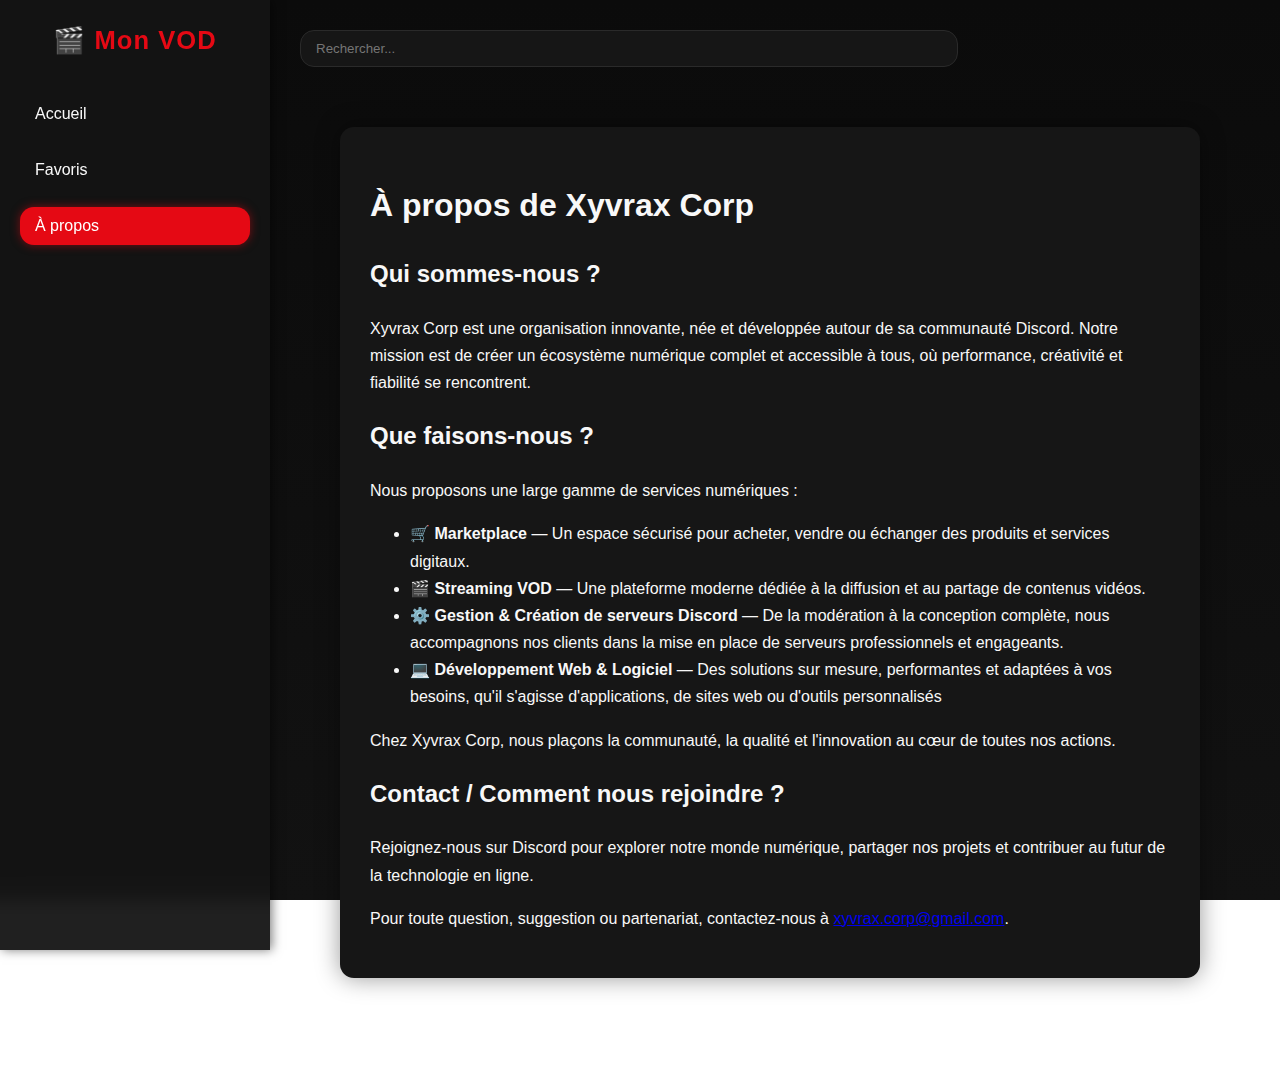
<file: about.html>
<!DOCTYPE html>
<html lang="fr">
<head>
  <meta charset="UTF-8">
  <meta name="viewport" content="width=device-width, initial-scale=1.0">
  <title>À propos - Conception de fonctions analogiques</title>
  <link rel="icon" href="favicon.ico">
  <link rel="stylesheet" href="style.css">
</head>
<body>

  <!-- ======== MENU LATÉRAL ======== -->
  <nav class="sidebar" id="sidebar">
    <div class="logo">🎬 Mon VOD</div>
    <ul>
      <li><a href="index.html">Accueil</a></li>
      <li><a href="favorites.html">Favoris</a></li>
      <li><a href="about.html" class="active">À propos</a></li>
    </ul>
  </nav>

  <!-- ======== CONTENU PRINCIPAL ======== -->
  <div class="main-content">
    <header>
      <button class="menu-toggle" id="menuToggle">☰</button>
      <input type="search" id="searchInput" placeholder="Rechercher..." disabled>
    </header>

    <main class="about-container">
      <h1>À propos de Xyvrax Corp</h1>
      <section>
        <h2>Qui sommes-nous ?</h2>
        <p>
          Xyvrax Corp est une organisation innovante, née et développée autour de sa communauté Discord. Notre mission est de créer un écosystème numérique complet et accessible à tous, où performance, créativité et fiabilité se rencontrent.
        </p>
      </section>
      <section>
        <h2>Que faisons-nous ?</h2>
        <p>
          Nous proposons une large gamme de services numériques :
          <ul>
            <li><b>🛒 Marketplace</b> — Un espace sécurisé pour acheter, vendre ou échanger des produits et services digitaux.</li>
            <li><b>🎬 Streaming VOD</b> — Une plateforme moderne dédiée à la diffusion et au partage de contenus vidéos.</li>
            <li><b>⚙️ Gestion & Création de serveurs Discord</b> — De la modération à la conception complète, nous accompagnons nos clients dans la mise en place de serveurs professionnels et engageants.</li>
            <li><b>💻 Développement Web & Logiciel</b> — Des solutions sur mesure, performantes et adaptées à vos besoins, qu'il s'agisse d'applications, de sites web ou d'outils personnalisés</li>
          </ul>
        </p>
        <p>
          Chez Xyvrax Corp, nous plaçons la communauté, la qualité et l'innovation au cœur de toutes nos actions.
        </p>
      </section>
      <section>
        <h2>Contact / Comment nous rejoindre ?</h2>
        <p>
          Rejoignez-nous sur Discord pour explorer notre monde numérique, partager nos projets et contribuer au futur de la technologie en ligne.
        </p>
        <p>
          Pour toute question, suggestion ou partenariat, contactez-nous à <a href="mailto:xyvrax.corp@gmail.com">xyvrax.corp@gmail.com</a>.
        </p>
      </section>

    </main>
  </div>

  <script>
    // Menu mobile
    const menuToggle = document.getElementById("menuToggle");
    const sidebar = document.getElementById("sidebar");

    menuToggle.addEventListener("click", () => {
      sidebar.classList.toggle("open");
    });
  </script>

</body>
</html>
</file>
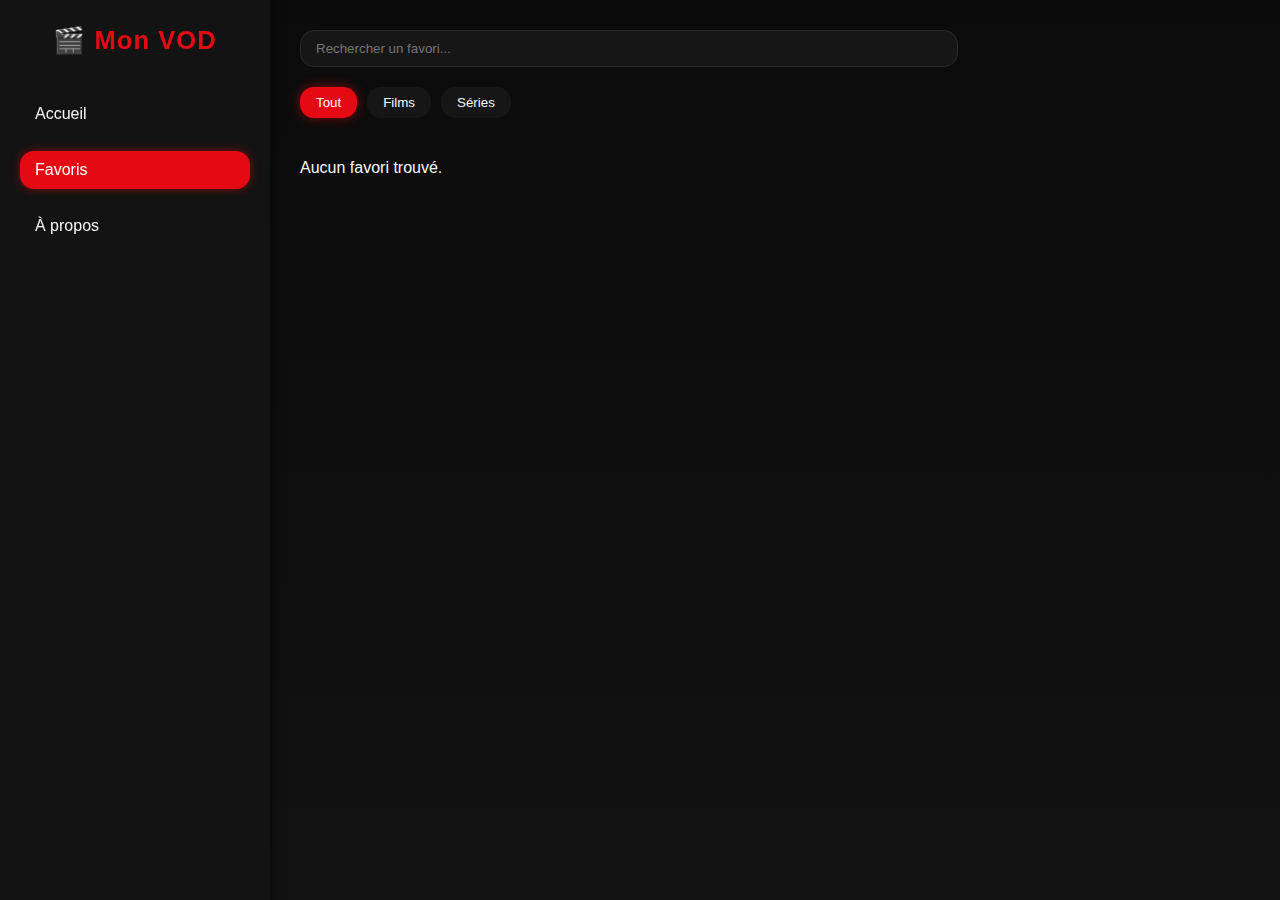
<file: favorites.html>
<!DOCTYPE html>
<html lang="fr">
<head>
  <meta charset="UTF-8">
  <meta name="viewport" content="width=device-width, initial-scale=1.0">
  <title>Favoris - Conception de fonctions analogiques</title>
  <link rel="icon" href="favicon.ico">
  <link rel="stylesheet" href="style.css">
</head>
<body>
  <!-- ======== MENU LATÉRAL ======== -->
  <nav class="sidebar" id="sidebar">
    <div class="logo">🎬 Mon VOD</div>
    <ul>
      <li><a href="index.html">Accueil</a></li>
      <li><a href="favorites.html" class="active">Favoris</a></li>
      <li><a href="about.html">À propos</a></li>
    </ul>
  </nav>

  <!-- ======== CONTENU PRINCIPAL ======== -->
  <div class="main-content">
    <header>
      <button class="menu-toggle" id="menuToggle">☰</button>
      <input type="search" id="searchInput" placeholder="Rechercher un favori...">
    </header>

    <div class="filters">
      <button class="filter-btn active" data-cat="all">Tout</button>
      <button class="filter-btn" data-cat="films">Films</button>
      <button class="filter-btn" data-cat="series">Séries</button>
    </div>

    <main id="catalogue" class="catalogue"></main>
  </div>

  <template id="thumbTemplate">
    <article class="thumb">
      <img class="thumb-img" alt="">
      <div class="thumb-info">
        <h3 class="thumb-title"></h3>
        <p class="thumb-cat"></p>
      </div>
    </article>
  </template>

  <script src="favorites.js"></script>
</body>
</html>
</file>
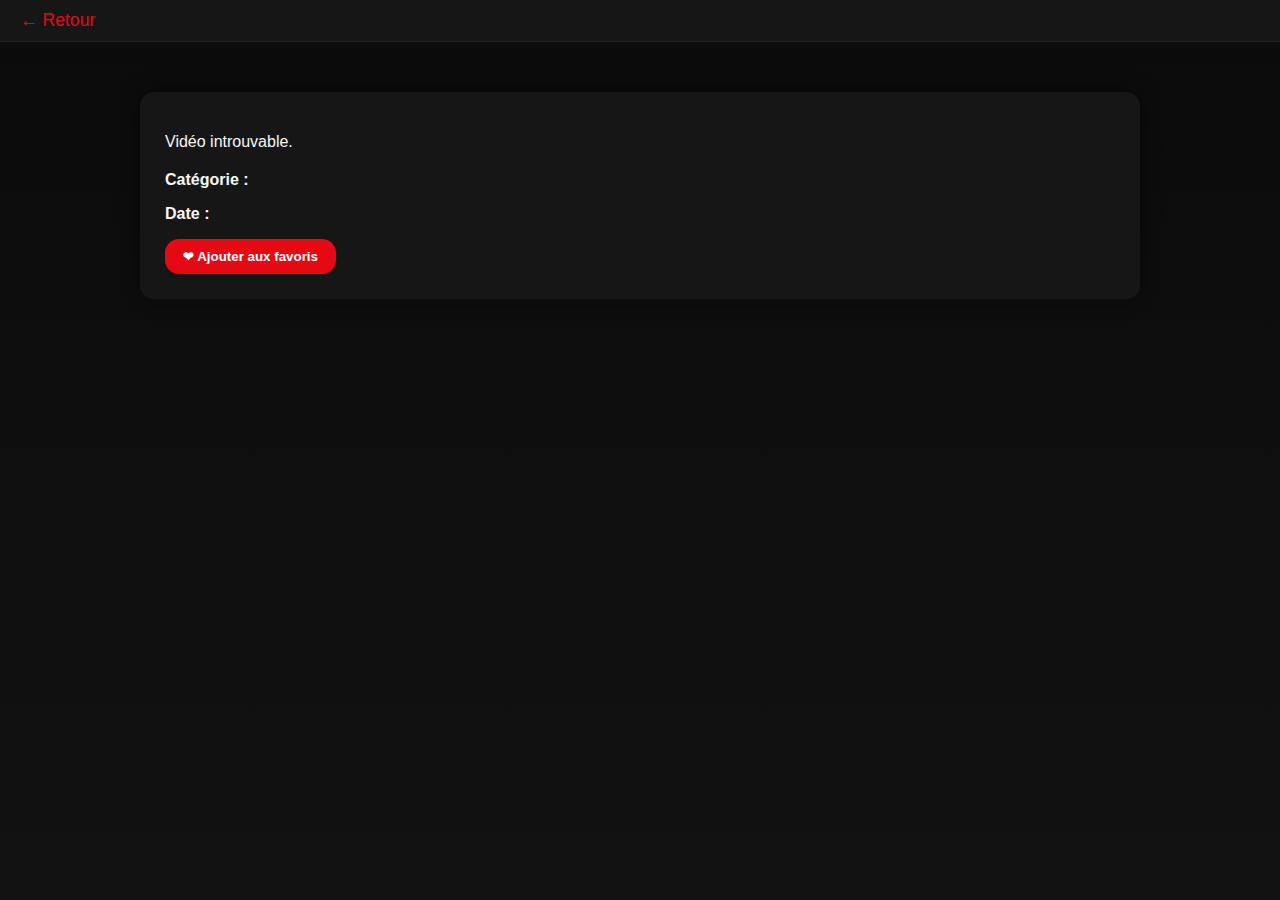
<file: video.html>
<!DOCTYPE html>
<html lang="fr">
<head>
  <meta charset="UTF-8">
  <meta name="viewport" content="width=device-width, initial-scale=1.0">
  <title>Vidéo - Conception de fonctions analogiques</title>
  <link rel="icon" href="favicon.ico">
  <link rel="stylesheet" href="style.css">
</head>
<body class="video-page">
  <!-- Barre retour -->
  <header class="video-header">
    <a href="index.html" class="back-btn">← Retour</a>
  </header>

  <!-- Lecteur vidéo -->
  <main id="videoContainer" class="video-container">
    <div id="videoPlayer" class="player"></div>
    <div class="video-meta">
      <h1 id="videoTitle"></h1>
      <p id="videoDesc"></p>
      <p><strong>Catégorie :</strong> <span id="videoCat"></span></p>
      <p><strong>Date :</strong> <span id="videoDate"></span></p>
      <button id="favToggle">❤ Ajouter aux favoris</button>
    </div>
  </main>

  <script src="video.js"></script>
</body>
</html>
</file>
<file: style.css>
/* ========= 🎬 Thème Cinéma Moderne & Élégant ========= */

:root {
  --bg: #0b0b0b;
  --bg-alt: #161616;
  --text: #f8f8f8;
  --accent: #e50914;
  --gray: #aaa;
  --card: #1b1b1b;
  --hover: #2a2a2a;
  --radius: 14px;
  --transition: 0.3s ease;
}

/* ----------- Structure globale ----------- */
body {
  margin: 0;
  font-family: "Inter", "Poppins", sans-serif;

  /* Dégradé beaucoup plus subtil : léger passage du noir profond au gris anthracite */
  background: linear-gradient(180deg, #0b0b0b 0%, #121212 100%);
  background-attachment: fixed; /* reste stable au scroll */
  
  color: var(--text);
  overflow-x: hidden;
}

/* ----------- Sidebar (menu latéral) ----------- */
.sidebar {
  position: fixed;
  top: 0;
  left: 0;
  width: 230px;
  height: 100%;
  background: rgba(20, 20, 20, 0.95);
  backdrop-filter: blur(10px);
  box-shadow: 2px 0 10px rgba(0, 0, 0, 0.5);
  display: flex;
  flex-direction: column;
  padding: 25px 20px;
  transition: transform var(--transition);
  z-index: 10;
}

.sidebar .logo {
  font-size: 1.6em;
  font-weight: 700;
  margin-bottom: 40px;
  color: var(--accent);
  text-align: center;
  letter-spacing: 1px;
}

.sidebar ul {
  list-style: none;
  padding: 0;
  margin: 0;
}

.sidebar ul li {
  margin-bottom: 18px;
}

.sidebar ul li a {
  color: var(--text);
  text-decoration: none;
  font-weight: 500;
  display: block;
  padding: 10px 15px;
  border-radius: var(--radius);
  transition: background var(--transition), color var(--transition);
}

.sidebar ul li a:hover,
.sidebar ul li a.active {
  background: var(--accent);
  color: #fff;
  box-shadow: 0 0 10px rgba(229, 9, 20, 0.5);
}

/* ----------- Main Content ----------- */
.main-content {
  margin-left: 260px;
  padding: 30px 40px;
  transition: margin var(--transition);
}

header {
  display: flex;
  justify-content: space-between;
  align-items: center;
  flex-wrap: wrap;
}

header input[type="search"] {
  background: var(--bg-alt);
  color: var(--text);
  border: 1px solid #2a2a2a;
  padding: 10px 15px;
  border-radius: var(--radius);
  width: 70%;
  transition: border var(--transition), background var(--transition);
}

header input[type="search"]:focus {
  border-color: var(--accent);
  background: #1d1d1d;
  outline: none;
}

header .menu-toggle {
  display: none;
  background: none;
  border: none;
  color: var(--text);
  font-size: 26px;
}

/* ----------- Catalogue ----------- */
.catalogue {
  display: grid;
  grid-template-columns: repeat(auto-fill, minmax(220px, 1fr));
  gap: 22px;
  margin-top: 25px;
}

.thumb {
  background: var(--card);
  border-radius: var(--radius);
  overflow: hidden;
  cursor: pointer;
  transition: transform var(--transition), box-shadow var(--transition);
  position: relative;
}

.thumb::after {
  content: "";
  position: absolute;
  inset: 0;
  background: linear-gradient(to top, rgba(0, 0, 0, 0.9), transparent 60%);
  opacity: 0;
  transition: opacity var(--transition);
}

.thumb:hover::after {
  opacity: 1;
}

.thumb:hover {
  transform: scale(1.07);
  box-shadow: 0 8px 25px rgba(0, 0, 0, 0.4);
}

.thumb-img {
  width: 100%;
  height: 135px;
  object-fit: cover;
  display: block;
}

.thumb-info {
  padding: 12px 10px;
}

.thumb-title {
  margin: 0;
  font-size: 1em;
  font-weight: 600;
}

.thumb-cat {
  font-size: 0.85em;
  color: var(--gray);
}

/* ----------- Filtres ----------- */
.filters {
  margin: 20px 0;
  display: flex;
  flex-wrap: wrap;
  gap: 10px;
}

.filter-btn {
  padding: 8px 16px;
  border: none;
  border-radius: var(--radius);
  background: var(--bg-alt);
  color: var(--text);
  cursor: pointer;
  font-weight: 500;
  transition: background var(--transition), transform var(--transition);
}

.filter-btn:hover {
  background: var(--hover);
  transform: translateY(-2px);
}

.filter-btn.active {
  background: var(--accent);
  color: #fff;
  box-shadow: 0 0 12px rgba(229, 9, 20, 0.5);
}

/* ----------- Page vidéo ----------- */
.video-container {
  max-width: 950px;
  margin: 50px auto;
  padding: 25px;
  background: var(--bg-alt);
  border-radius: var(--radius);
  box-shadow: 0 0 20px rgba(0, 0, 0, 0.4);
}

.player iframe {
  width: 100%;
  aspect-ratio: 16/9;
  border: none;
  border-radius: var(--radius);
}

.video-meta {
  margin-top: 20px;
}

.video-meta h1 {
  color: var(--accent);
  font-size: 1.6em;
  margin-bottom: 10px;
}

.video-meta button {
  background: var(--accent);
  border: none;
  color: white;
  padding: 10px 18px;
  border-radius: var(--radius);
  cursor: pointer;
  font-weight: 600;
  transition: background var(--transition), transform var(--transition);
}

.video-meta button:hover {
  background: #ff1e25;
  transform: scale(1.05);
}

/* ----------- Barre de retour ----------- */
.video-header {
  background: var(--bg-alt);
  padding: 10px 20px;
  border-bottom: 1px solid #222;
}

.back-btn {
  color: var(--accent);
  text-decoration: none;
  font-size: 1.1em;
  font-weight: 500;
}

/* ----------- Page “À propos” ----------- */
.about-container {
  max-width: 800px;
  margin: 60px auto;
  padding: 30px;
  background: var(--bg-alt);
  border-radius: var(--radius);
  line-height: 1.7;
  box-shadow: 0 0 25px rgba(0, 0, 0, 0.4);
}

/* ----------- Responsive ----------- */
@media (max-width: 900px) {
  .sidebar {
    transform: translateX(-100%);
  }
  .sidebar.open {
    transform: translateX(0);
  }
  .main-content {
    margin-left: 0;
    padding: 20px;
  }
  header .menu-toggle {
    display: block;
  }
}
</file>
